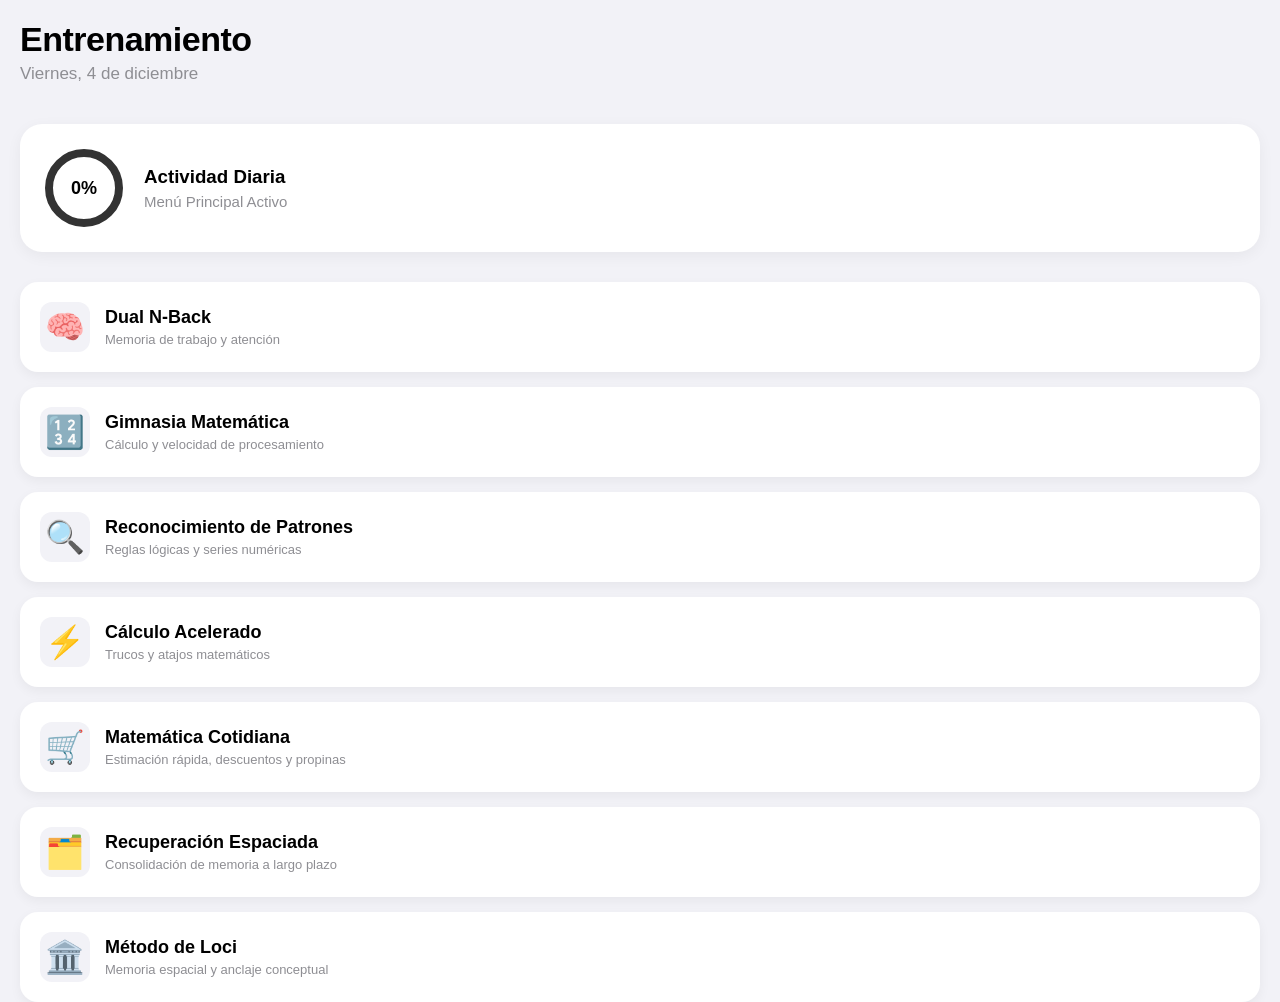
<file: index.html>
<!DOCTYPE html>
<html lang="es">
<head>
    <meta charset="UTF-8">
    <meta name="viewport" content="width=device-width, initial-scale=1.0, maximum-scale=1.0, user-scalable=no">
    <meta name="apple-mobile-web-app-capable" content="yes">
    <meta name="apple-mobile-web-app-status-bar-style" content="black-translucent">
    <meta name="apple-mobile-web-app-title" content="BrainApp">
    
    <link rel="apple-touch-icon" href="./assets/icons/icon-192x192.png">
    <link rel="manifest" href="./manifest.json">
    
    <title>Menú de Entrenamiento</title>
    
    <style>
        :root {
            --bg-color: #f2f2f7;
            --card-bg: #ffffff;
            --text-main: #000000;
            --text-sec: #8e8e93;
            --accent: #34c759;
        }
        @media (prefers-color-scheme: dark) {
            :root {
                --bg-color: #000000;
                --card-bg: #1c1c1e;
                --text-main: #ffffff;
                --text-sec: #8e8e93;
                --accent: #32d74b;
            }
        }
        * {
            box-sizing: border-box; margin: 0; padding: 0;
            font-family: -apple-system, BlinkMacSystemFont, "Segoe UI", Roboto, sans-serif;
            touch-action: manipulation; -webkit-user-select: none; user-select: none;
            -webkit-tap-highlight-color: transparent;
        }
        body {
            background-color: var(--bg-color); color: var(--text-main);
            padding: env(safe-area-inset-top) 20px env(safe-area-inset-bottom);
            height: 100vh; display: flex; flex-direction: column;
        }
        .header { padding: 20px 0; }
        .header h1 { font-size: 34px; font-weight: 700; letter-spacing: -0.5px; }
        .header p { color: var(--text-sec); font-size: 17px; margin-top: 5px; }
        
        .dashboard-card {
            background: var(--card-bg); border-radius: 22px; padding: 24px;
            margin-top: 20px; display: flex; align-items: center;
            box-shadow: 0 4px 15px rgba(0,0,0,0.05);
        }
        
        /* Anillo de Actividad */
        .ring-container { position: relative; width: 80px; height: 80px; margin-right: 20px; }
        .ring-svg { transform: rotate(-90deg); width: 80px; height: 80px; }
        .ring-bg { fill: none; stroke: #333333; stroke-width: 8; }
        .ring-progress {
            fill: none; stroke: var(--accent); stroke-width: 8; stroke-linecap: round;
            stroke-dasharray: 220; stroke-dashoffset: 220;
            transition: stroke-dashoffset 1s ease-out;
        }
        .ring-text {
            position: absolute; top: 0; left: 0; right: 0; bottom: 0;
            display: flex; justify-content: center; align-items: center;
            font-weight: 700; font-size: 18px;
        }
        
        /* Botones de Módulos */
        .modules-grid { display: grid; grid-template-columns: 1fr; gap: 15px; margin-top: 30px; }
        .module-btn {
            background: var(--card-bg); border: none; border-radius: 18px; padding: 20px;
            display: flex; align-items: center; font-size: 18px; font-weight: 600;
            color: var(--text-main); box-shadow: 0 4px 12px rgba(0,0,0,0.05);
            text-align: left; cursor: pointer; transition: transform 0.1s;
        }
        .module-btn:active { transform: scale(0.96); }
        .module-icon {
            font-size: 32px; margin-right: 15px; background: var(--bg-color);
            width: 50px; height: 50px; display: flex; align-items: center;
            justify-content: center; border-radius: 12px;
        }
    </style>
</head>
<body>
    <div class="header">
        <h1>Entrenamiento</h1>
        <p id="date-display">Cargando fecha...</p>
    </div>

    <!-- Tarjeta del anillo de progreso -->
    <div class="dashboard-card">
        <div class="ring-container">
            <svg class="ring-svg">
                <circle class="ring-bg" cx="40" cy="40" r="35"></circle>
                <circle class="ring-progress" id="progress-circle" cx="40" cy="40" r="35"></circle>
            </svg>
            <div class="ring-text" id="ring-value">0%</div>
        </div>
        <div>
            <h3 style="margin-bottom: 5px;">Actividad Diaria</h3>
            <p style="color: var(--text-sec); font-size: 15px;">Menú Principal Activo</p>
        </div>
    </div>

    <div class="modules-grid">
        <!-- Dual N-Back -->
        <button class="module-btn" onclick="window.location.href='./modules/dual-n-back/index.html'">
            <div class="module-icon">🧠</div>
            <div>
                <div>Dual N-Back</div>
                <div style="font-size: 13px; color: var(--text-sec); margin-top: 4px; font-weight: normal;">Memoria de trabajo y atención</div>
            </div>
        </button>

        <!-- Gimnasia Matemática -->
        <button class="module-btn" onclick="window.location.href='./modules/math-gym/index.html'">
            <div class="module-icon">🔢</div>
            <div>
                <div>Gimnasia Matemática</div>
                <div style="font-size: 13px; color: var(--text-sec); margin-top: 4px; font-weight: normal;">Cálculo y velocidad de procesamiento</div>
            </div>
        </button>

        <button class="module-btn" onclick="window.location.href='./modules/patterns/index.html'">
            <div class="module-icon">🔍</div>
            <div>
                <div>Reconocimiento de Patrones</div>
                <div style="font-size: 13px; color: var(--text-sec); margin-top: 4px; font-weight: normal;">Reglas lógicas y series numéricas</div>
            </div>
        </button>

        <button class="module-btn" onclick="window.location.href='./modules/fast-math/index.html'">
            <div class="module-icon">⚡</div>
            <div>
                <div>Cálculo Acelerado</div>
                <div style="font-size: 13px; color: var(--text-sec); margin-top: 4px; font-weight: normal;">Trucos y atajos matemáticos</div>
            </div>
        </button>

        <button class="module-btn" onclick="window.location.href='./modules/everyday-math/index.html'">
            <div class="module-icon">🛒</div>
            <div>
                <div>Matemática Cotidiana</div>
                <div style="font-size: 13px; color: var(--text-sec); margin-top: 4px; font-weight: normal;">Estimación rápida, descuentos y propinas</div>
            </div>
        </button>

        <button class="module-btn" onclick="window.location.href='./modules/spaced-retrieval/index.html'">
            <div class="module-icon">🗂️</div>
            <div>
                <div>Recuperación Espaciada</div>
                <div style="font-size: 13px; color: var(--text-sec); margin-top: 4px; font-weight: normal;">Consolidación de memoria a largo plazo</div>
            </div>
        </button>

        <!-- Palacio de la Memoria -->
        <button class="module-btn" onclick="window.location.href='./modules/loci/index.html'">
            <div class="module-icon">🏛️</div>
            <div>
                <div>Método de Loci</div>
                <div style="font-size: 13px; color: var(--text-sec); margin-top: 4px; font-weight: normal;">Memoria espacial y anclaje conceptual</div>
            </div>
        </button>
    </div>

    <!-- Script del Menú y el Anillo -->
    <script>
        document.addEventListener('DOMContentLoaded', () => {
            // 1. Fecha actual
            const options = { weekday: 'long', month: 'long', day: 'numeric' };
            const dateStr = new Date().toLocaleDateString('es-ES', options);
            document.getElementById('date-display').innerText = dateStr.charAt(0).toUpperCase() + dateStr.slice(1);

            // 2. Leer progreso y animar el anillo (Objetivo: 3 sesiones = 100%)
            setTimeout(() => {
                const circle = document.getElementById('progress-circle');
                const ringText = document.getElementById('ring-value');
                
                const today = new Date().toDateString();
                const activity = JSON.parse(localStorage.getItem('brainActivity')) || {};
                const sessionsPlayed = activity.date === today ? (activity.sessions || 0) : 0;

                const targetPercent = Math.min(Math.round((sessionsPlayed / 3) * 100), 100);
                const offset = 220 - (220 * targetPercent) / 100;
                circle.style.strokeDashoffset = offset;

                if (targetPercent === 0) {
                    ringText.innerText = '0%';
                    return;
                }

                let current = 0;
                const interval = setInterval(() => {
                    if (current >= targetPercent) {
                        clearInterval(interval);
                    } else {
                        current++;
                        ringText.innerText = current + '%';
                    }
                }, 20); // Velocidad de la animación del número
            }, 300);
        });
    </script>
</body>
</html>
</file>
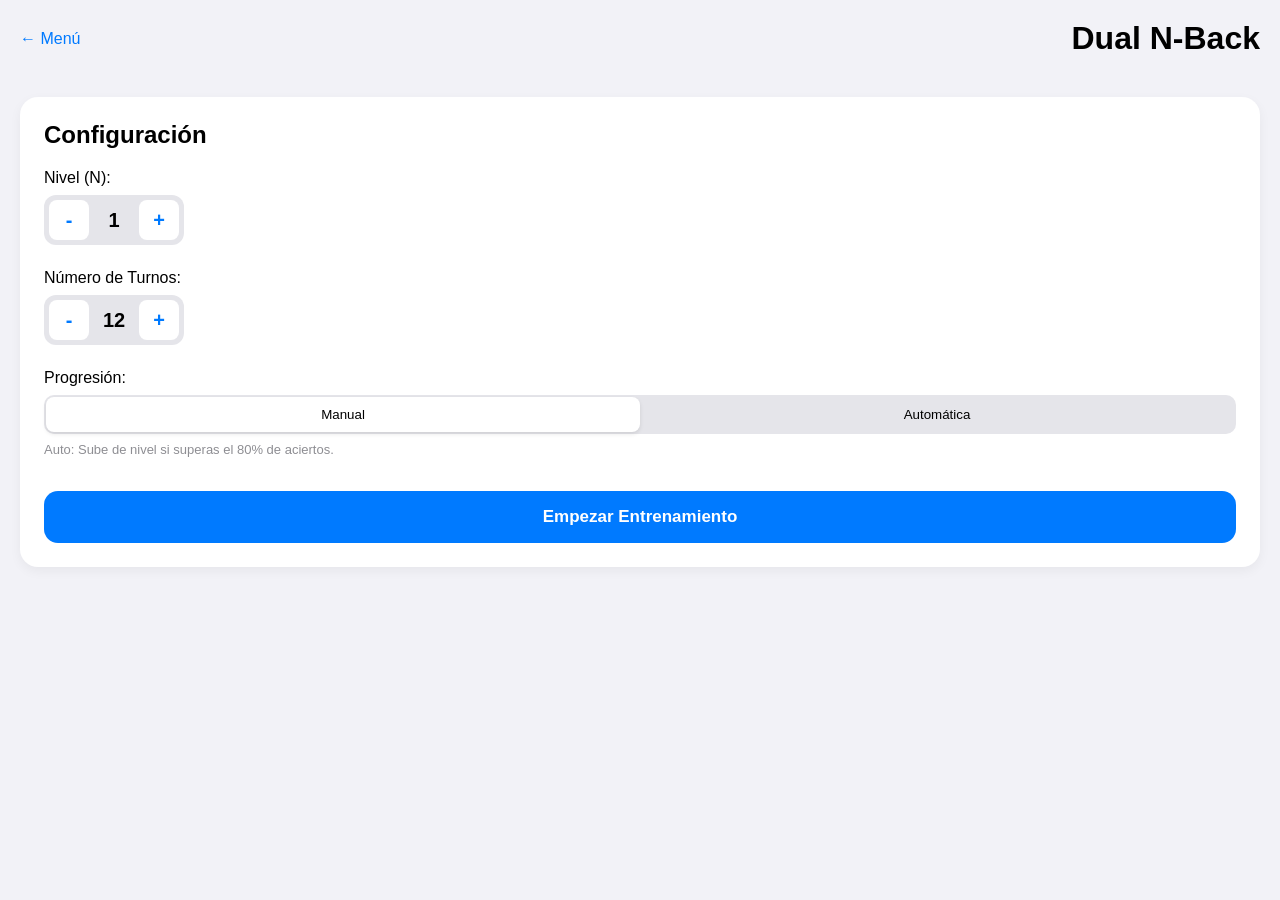
<file: modules/dual-n-back/index.html>
<!DOCTYPE html>
<html lang="es">
<head>
    <meta charset="UTF-8">
    <meta name="viewport" content="width=device-width, initial-scale=1.0, maximum-scale=1.0, user-scalable=no">
    <meta name="apple-mobile-web-app-capable" content="yes">
    <meta name="apple-mobile-web-app-status-bar-style" content="black-translucent">
    <title>Dual N-Back</title>
    <link rel="stylesheet" href="style.css">
</head>
<body>
    <!-- Pantalla de Configuración -->
    <div id="setup-screen" class="screen active">
        <div class="header">
            <button class="back-btn" onclick="window.location.href='../../index.html'">← Menú</button>
            <h1>Dual N-Back</h1>
        </div>
            
            <div class="card">
            <h2>Configuración</h2>
            
            <div class="form-group">
                <label>Nivel (N):</label>
                <div class="stepper">
                    <button id="btn-dec-n">-</button>
                    <span id="n-value">1</span>
                    <button id="btn-inc-n">+</button>
                </div>
            </div>

            <!-- NUEVO SELECTOR DE TURNOS -->
            <div class="form-group">
                <label>Número de Turnos:</label>
                <div class="stepper">
                    <button id="btn-dec-turns">-</button>
                    <span id="turns-value">12</span>
                    <button id="btn-inc-turns">+</button>
                </div>
            </div>

            <div class="form-group">
                <label>Progresión:</label>
                <div class="segmented-control">
                    <button class="seg-btn active" data-mode="manual">Manual</button>
                    <button class="seg-btn" data-mode="auto">Automática</button>
                </div>
                <p class="hint">Auto: Sube de nivel si superas el 80% de aciertos.</p>
            </div>
            
            <button id="btn-start" class="primary-btn">Empezar Entrenamiento</button>
        </div>
    </div>

    <!-- Pantalla de Juego -->
    <div id="game-screen" class="screen">
        <div class="game-header">
            <!-- Nuevo botón de cerrar -->
            <button id="btn-close-game" class="back-btn" style="font-size: 24px; font-weight: bold; padding: 0 10px;">✕</button>
            <span id="game-n-indicator">N = 2</span>
            <span id="game-turn-indicator">Turno 1 / 12</span>
        </div>

        <div class="grid-container">
            <div class="grid" id="grid">
                <!-- Generado por JS -->
                <div class="cell" id="cell-0"></div><div class="cell" id="cell-1"></div><div class="cell" id="cell-2"></div>
                <div class="cell" id="cell-3"></div><div class="cell" id="cell-4"></div><div class="cell" id="cell-5"></div>
                <div class="cell" id="cell-6"></div><div class="cell" id="cell-7"></div><div class="cell" id="cell-8"></div>
            </div>
        </div>

        <div class="controls">
            <button id="btn-pos" class="action-btn">
                <span class="icon">📍</span>
                <span>Posición</span>
            </button>
            <button id="btn-audio" class="action-btn">
                <span class="icon">🔊</span>
                <span>Audio</span>
            </button>
        </div>
    </div>

<!-- Pantalla de Resultados -->
    <div id="result-screen" class="screen">
        <div class="card" style="display: flex; flex-direction: column; height: 100%;">
            <h2>Resultados</h2>
            
            <div class="stats">
                <div class="stat-box">
                    <span class="stat-label">Posición</span>
                    <span id="score-pos" class="stat-value" style="font-size: 18px;">-</span>
                </div>
                <div class="stat-box">
                    <span class="stat-label">Audio</span>
                    <span id="score-audio" class="stat-value" style="font-size: 18px;">-</span>
                </div>
            </div>
            
            <p id="result-message" class="result-msg"></p>
            
            <!-- NUEVO: Contenedor para el historial de la secuencia -->
            <div id="sequence-log" style="flex: 1; overflow-y: auto; background: var(--cell-bg); border-radius: 12px; padding: 15px; margin-bottom: 20px; font-size: 13px; text-align: left; font-family: monospace;">
                <!-- Se rellena con JS -->
            </div>
            
            <button id="btn-play-again" class="primary-btn">Jugar de nuevo</button>
            <button class="secondary-btn" onclick="window.location.href='../../index.html'">Volver al Menú</button>
        </div>
    </div>

    <script src="game.js"></script>
</body>
</html>
</file>
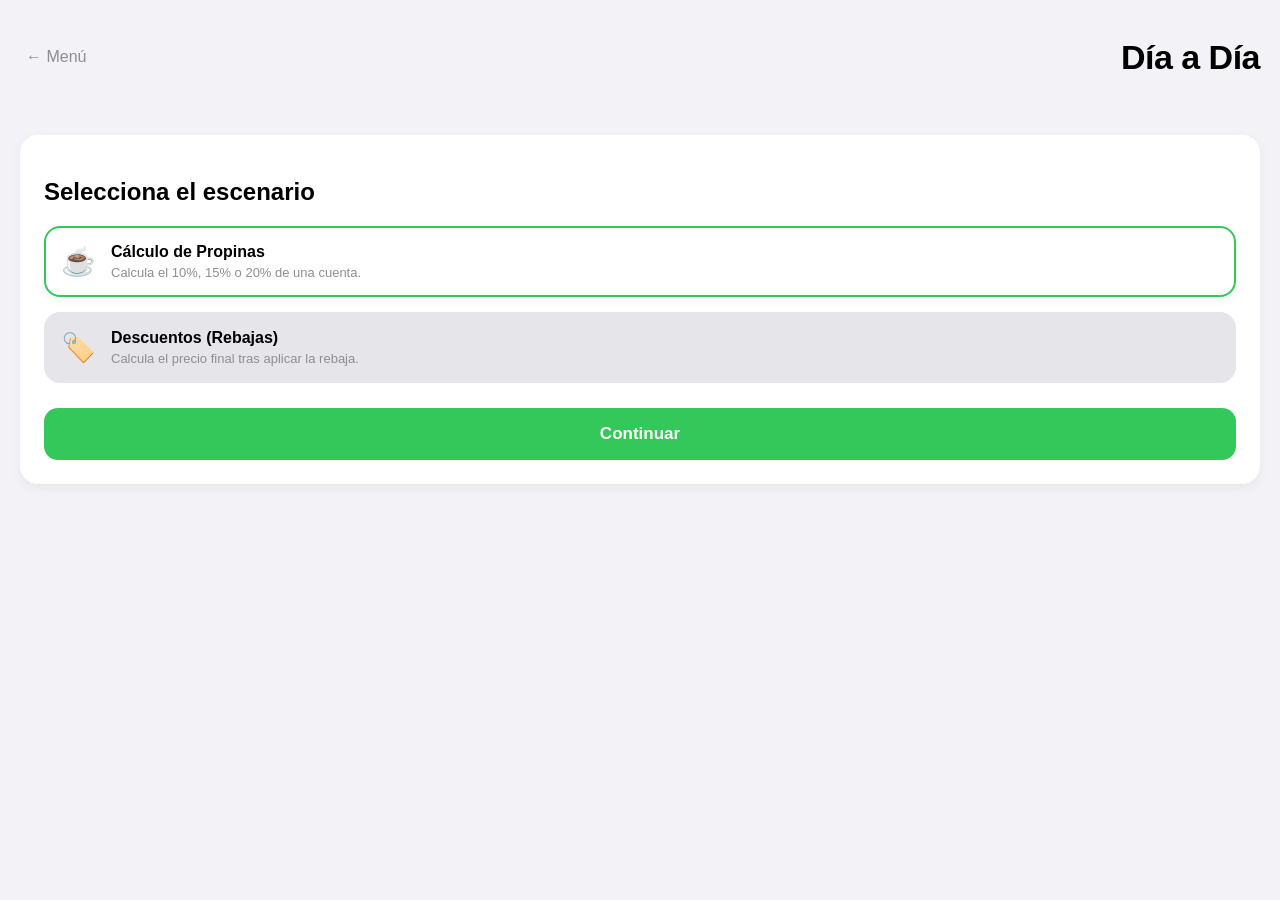
<file: modules/everyday-math/index.html>
<!DOCTYPE html>
<html lang="es">
<head>
    <meta charset="UTF-8">
    <meta name="viewport" content="width=device-width, initial-scale=1.0, maximum-scale=1.0, user-scalable=no">
    <meta name="apple-mobile-web-app-capable" content="yes">
    <meta name="apple-mobile-web-app-status-bar-style" content="black-translucent">
    <title>Matemática Cotidiana</title>
    <link rel="stylesheet" href="style.css?v=1">
</head>
<body>
<!-- Pantalla de Configuración -->
    <div id="setup-screen" class="screen active">
        <div class="header">
            <button class="back-btn" onclick="window.location.href='../../index.html'">← Menú</button>
            <h1>Día a Día</h1>
        </div>
        
        <div class="card">
            <h2>Selecciona el escenario</h2>
            <div class="modules-grid">
                <button class="module-btn" data-mode="tips">
                    <div class="module-icon">☕</div>
                    <div>
                        <div>Cálculo de Propinas</div>
                        <div class="hint">Calcula el 10%, 15% o 20% de una cuenta.</div>
                    </div>
                </button>
                <button class="module-btn" data-mode="discounts">
                    <div class="module-icon">🏷️</div>
                    <div>
                        <div>Descuentos (Rebajas)</div>
                        <div class="hint">Calcula el precio final tras aplicar la rebaja.</div>
                    </div>
                </button>
            </div>
            <!-- El botón ahora se llama "Continuar" para ir a la teoría -->
            <button id="btn-to-theory" class="primary-btn" style="margin-top: 25px;">Continuar</button>
        </div>
    </div>

    <!-- NUEVA: Pantalla de Teoría -->
    <div id="theory-screen" class="screen">
        <div class="card" style="flex: 1; display: flex; flex-direction: column; justify-content: center;">
            <h2 id="theory-title" style="color: var(--accent); text-align: center;">Título</h2>
            
            <div id="theory-desc" style="font-size: 16px; line-height: 1.5; margin-bottom: 20px;">
                <!-- Rellenado por JS -->
            </div>
            
            <button id="btn-start" class="primary-btn">Empezar Reto (1 Min)</button>
            <button class="secondary-btn" id="btn-back-setup">Volver a Escenarios</button>
        </div>
    </div>

    <!-- Pantalla de Juego -->
    <div id="game-screen" class="screen">
        <div class="game-header">
            <button id="btn-close-game" class="back-btn" style="font-size: 24px; font-weight: bold; padding: 0 10px;">✕</button>
            <span id="score-indicator" style="font-weight: bold; color: var(--accent);">Racha: 0</span>
            <span id="time-indicator">01:00</span>
        </div>

        <div class="problem-container">
            <div id="scenario-context" style="font-size: 24px; color: var(--text-sec); margin-bottom: 10px;">Cuenta: 40€</div>
            <div id="math-problem">Propina del 15%</div>
            <div id="user-input">_</div>
        </div>

        <div class="keypad">
            <button class="key" data-val="1">1</button>
            <button class="key" data-val="2">2</button>
            <button class="key" data-val="3">3</button>
            <button class="key" data-val="4">4</button>
            <button class="key" data-val="5">5</button>
            <button class="key" data-val="6">6</button>
            <button class="key" data-val="7">7</button>
            <button class="key" data-val="8">8</button>
            <button class="key" data-val="9">9</button>
            <button class="key action-key" id="key-del">⌫</button>
            <button class="key" data-val="0">0</button>
            <button class="key action-key enter-key" id="key-enter">↵</button>
        </div>
    </div>

    <!-- Pantalla de Resultados -->
    <div id="result-screen" class="screen">
        <div class="card">
            <h2>Resultados</h2>
            <div class="stats">
                <div class="stat-box">
                    <span class="stat-label">Aciertos</span>
                    <span id="res-correct" class="stat-value" style="color: #34c759;">0</span>
                </div>
                <div class="stat-box">
                    <span class="stat-label">Fallos</span>
                    <span id="res-wrong" class="stat-value" style="color: #ff3b30;">0</span>
                </div>
            </div>
            <p id="result-message" class="result-msg" style="margin-top: 20px; font-size: 16px;"></p>
            <button id="btn-play-again" class="primary-btn">Entrenar de nuevo</button>
            <button class="secondary-btn" onclick="window.location.href='../../index.html'">Volver al Menú</button>
        </div>
    </div>

    <script src="game.js?v=2"></script>
</body>
</html>
</file>
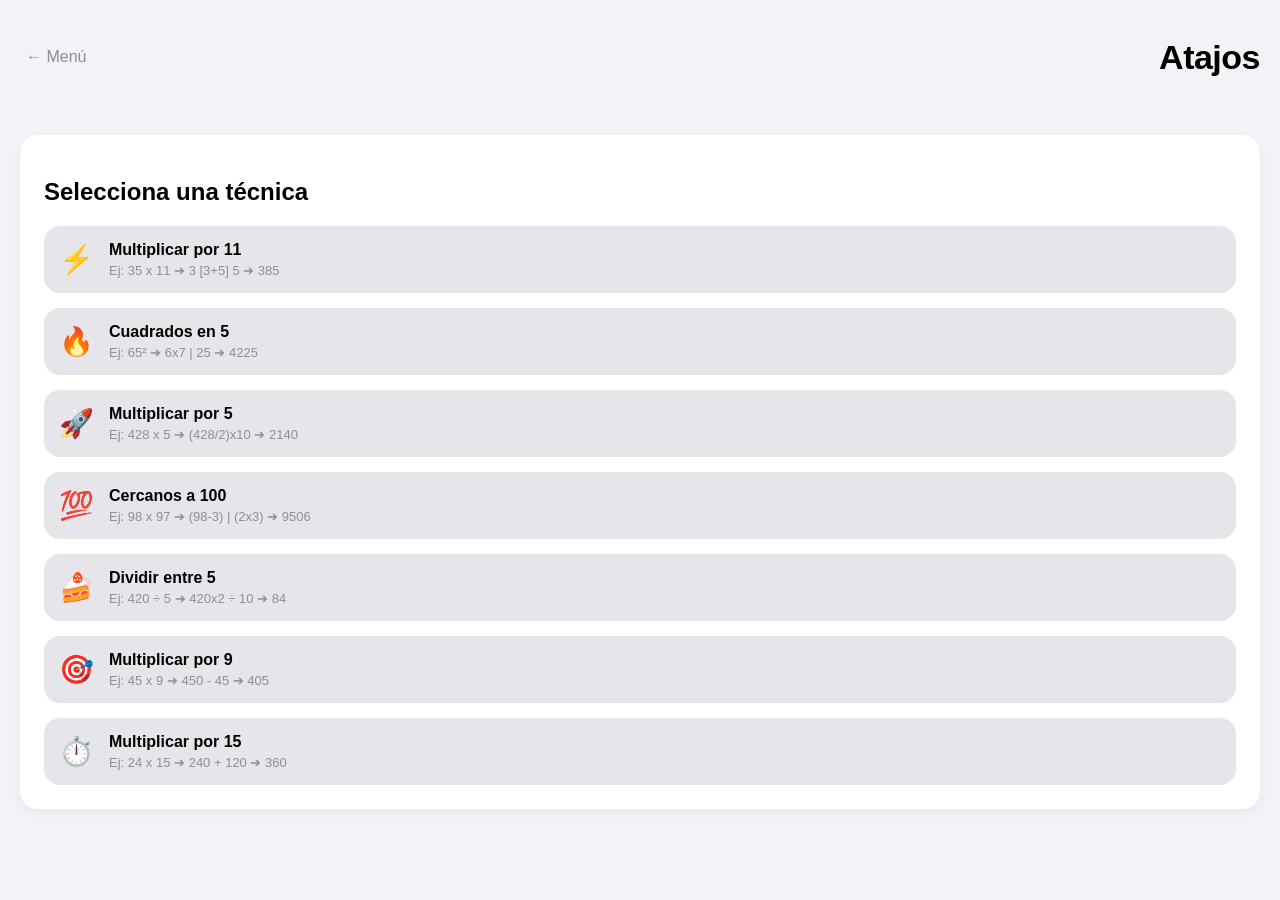
<file: modules/fast-math/index.html>
<!DOCTYPE html>
<html lang="es">
<head>
    <meta charset="UTF-8">
    <meta name="viewport" content="width=device-width, initial-scale=1.0, maximum-scale=1.0, user-scalable=no">
    <meta name="apple-mobile-web-app-capable" content="yes">
    <meta name="apple-mobile-web-app-status-bar-style" content="black-translucent">
    <title>Cálculo Acelerado</title>
    <link rel="stylesheet" href="style.css?v=1">
</head>
<body>
    <!-- Pantalla 1: Selección de Truco -->
    <div id="setup-screen" class="screen active">
        <div class="header">
            <button class="back-btn" onclick="window.location.href='../../index.html'">← Menú</button>
            <h1>Atajos</h1>
        </div>
        
        <div class="card">
            <h2>Selecciona una técnica</h2>
            <div class="modules-grid">
                <button class="module-btn" data-trick="11">
                    <div class="module-icon">⚡</div>
                    <div>
                        <div>Multiplicar por 11</div>
                        <div class="hint">Ej: 35 x 11 ➔ 3 [3+5] 5 ➔ 385</div>
                    </div>
                </button>
                <button class="module-btn" data-trick="sq5">
                    <div class="module-icon">🔥</div>
                    <div>
                        <div>Cuadrados en 5</div>
                        <div class="hint">Ej: 65² ➔ 6x7 | 25 ➔ 4225</div>
                    </div>
                </button>
                <button class="module-btn" data-trick="mul5">
                    <div class="module-icon">🚀</div>
                    <div>
                        <div>Multiplicar por 5</div>
                        <div class="hint">Ej: 428 x 5 ➔ (428/2)x10 ➔ 2140</div>
                    </div>
                </button>
                <button class="module-btn" data-trick="near100">
                    <div class="module-icon">💯</div>
                    <div>
                        <div>Cercanos a 100</div>
                        <div class="hint">Ej: 98 x 97 ➔ (98-3) | (2x3) ➔ 9506</div>
                    </div>
                </button>
                <button class="module-btn" data-trick="div5">
                    <div class="module-icon">🍰</div>
                    <div>
                        <div>Dividir entre 5</div>
                        <div class="hint">Ej: 420 ÷ 5 ➔ 420x2 ÷ 10 ➔ 84</div>
                    </div>
                </button>
                <button class="module-btn" data-trick="mul9">
                    <div class="module-icon">🎯</div>
                    <div>
                        <div>Multiplicar por 9</div>
                        <div class="hint">Ej: 45 x 9 ➔ 450 - 45 ➔ 405</div>
                    </div>
                </button>
                <button class="module-btn" data-trick="mul15">
                    <div class="module-icon">⏱️</div>
                    <div>
                        <div>Multiplicar por 15</div>
                        <div class="hint">Ej: 24 x 15 ➔ 240 + 120 ➔ 360</div>
                    </div>
                </button>
            </div>
        </div>
    </div>

    <!-- Pantalla 2: Teoría -->
    <div id="theory-screen" class="screen">
        <div class="card" style="flex: 1; display: flex; flex-direction: column; justify-content: center;">
            <h2 id="theory-title" style="color: var(--accent); text-align: center;">Título</h2>
            <p id="theory-desc" style="font-size: 18px; line-height: 1.5; margin-bottom: 20px;">
                Descripción
            </p>
            <div id="theory-example" style="background: var(--cell-bg); padding: 15px; border-radius: 12px; text-align: center; font-size: 24px; font-weight: bold; margin-bottom: 30px;">
                Ejemplo
            </div>
            <button id="btn-start-drill" class="primary-btn">Comenzar Ráfaga (1 Minuto)</button>
        </div>
    </div>

    <!-- Pantalla 3: Juego (Teclado iOS) -->
    <div id="game-screen" class="screen">
        <div class="game-header">
            <button id="btn-close-game" class="back-btn" style="font-size: 24px; font-weight: bold; padding: 0 10px;">✕</button>
            <span id="score-indicator" style="font-weight: bold; color: var(--accent);">Racha: 0</span>
            <span id="time-indicator">01:00</span>
        </div>

        <div class="problem-container">
            <div id="math-problem">42 × 11</div>
            <div id="user-input">_</div>
        </div>

        <div class="keypad">
            <button class="key" data-val="1">1</button>
            <button class="key" data-val="2">2</button>
            <button class="key" data-val="3">3</button>
            <button class="key" data-val="4">4</button>
            <button class="key" data-val="5">5</button>
            <button class="key" data-val="6">6</button>
            <button class="key" data-val="7">7</button>
            <button class="key" data-val="8">8</button>
            <button class="key" data-val="9">9</button>
            <button class="key action-key" id="key-del">⌫</button>
            <button class="key" data-val="0">0</button>
            <button class="key action-key enter-key" id="key-enter">↵</button>
        </div>
    </div>

    <!-- Pantalla 4: Resultados -->
    <div id="result-screen" class="screen">
        <div class="card">
            <h2>Resultados del Truco</h2>
            <div class="stats">
                <div class="stat-box">
                    <span class="stat-label">Aciertos Rápidos</span>
                    <span id="res-correct" class="stat-value" style="color: #34c759;">0</span>
                </div>
                <div class="stat-box">
                    <span class="stat-label">Fallos</span>
                    <span id="res-wrong" class="stat-value" style="color: #ff3b30;">0</span>
                </div>
            </div>
            <p id="result-message" class="result-msg" style="margin-top: 20px; font-size: 16px;"></p>
            <button id="btn-play-again" class="primary-btn">Entrenar de nuevo</button>
            <button class="secondary-btn" onclick="window.location.href='../../index.html'">Volver al Menú</button>
        </div>
    </div>

    <script src="game.js?v=1"></script>
</body>
</html>
</file>
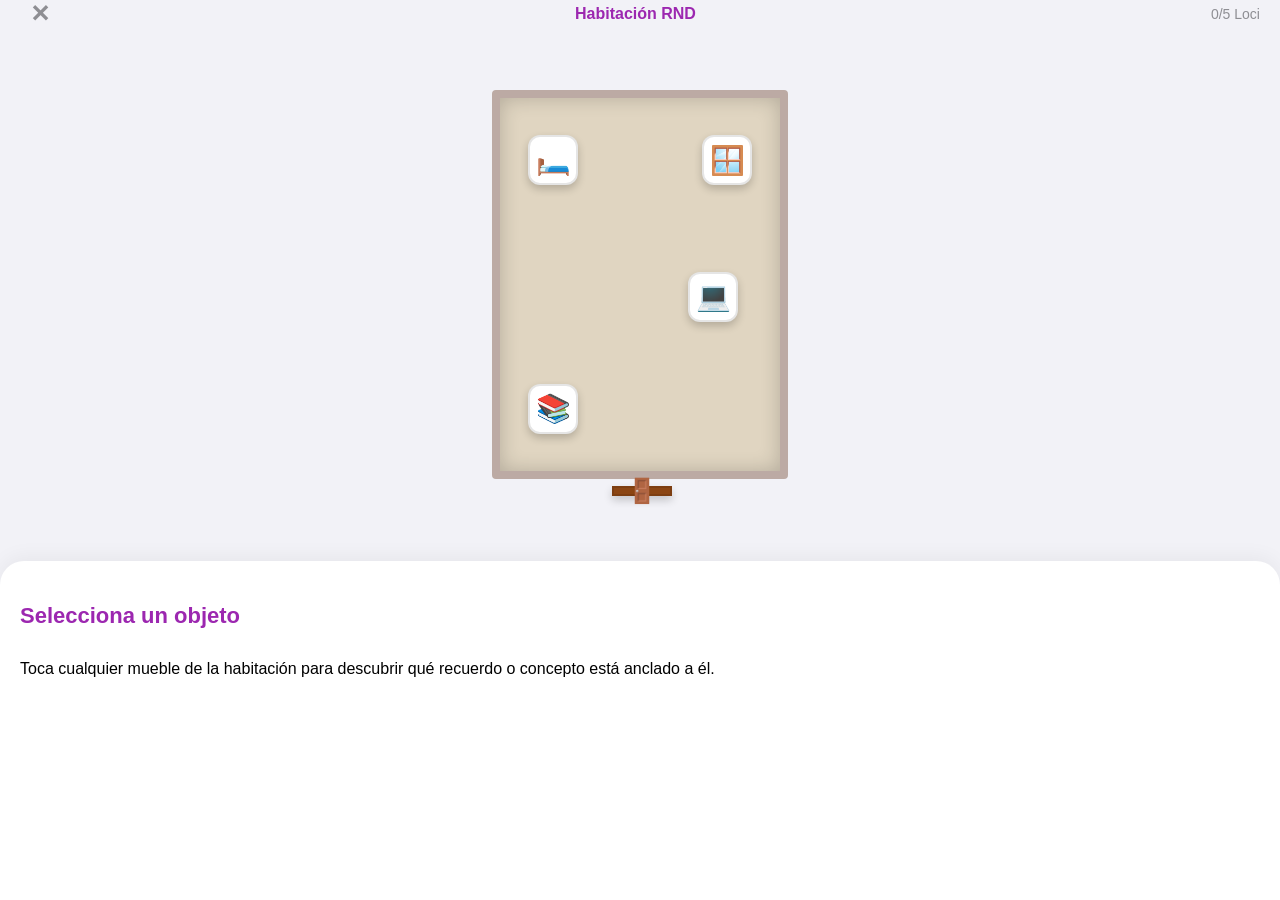
<file: modules/loci/index.html>
<!DOCTYPE html>
<html lang="es">
<head>
    <meta charset="UTF-8">
    <meta name="viewport" content="width=device-width, initial-scale=1.0, maximum-scale=1.0, user-scalable=no">
    <meta name="apple-mobile-web-app-capable" content="yes">
    <meta name="apple-mobile-web-app-status-bar-style" content="black-translucent">
    <title>Palacio de la Memoria</title>
    <!-- Usamos ?v=1 para evitar la caché desde el principio -->
    <link rel="stylesheet" href="style.css?v=4">
</head>
<body>
    <div class="game-header">
        <button id="btn-close" class="back-btn" style="font-size: 24px; font-weight: bold; padding: 0 10px;">✕</button>
        <span style="font-weight: bold; color: var(--accent);">Habitación RND</span>
        <span id="visited-counter" style="font-size: 14px; color: var(--text-sec);">0/5 Loci</span>
    </div>

    <!-- Habitación Virtual 2D -->
    <div class="room-wrapper">
        <div class="room">
            <!-- Los 5 puntos de anclaje espaciales -->
            <button class="locus" id="locus-bed" style="top: 10%; left: 10%;">🛏️</button>
            <button class="locus" id="locus-window" style="top: 10%; right: 10%;">🪟</button>
            <button class="locus" id="locus-bookshelf" style="bottom: 10%; left: 10%;">📚</button>
            <button class="locus" id="locus-desk" style="bottom: 40%; right: 15%;">💻</button>
            <button class="locus" id="locus-door" style="bottom: -25px; left: 40%; width: 60px; height: 10px; font-size:24px; background: #8B4513; border-radius: 0;">🚪</button>
        </div>
    </div>

    <!-- Panel de Información (Donde aparece el concepto anclado) -->
    <div class="info-panel" id="info-panel">
        <h2 id="info-title">Selecciona un objeto</h2>
        <p id="info-desc">Toca cualquier mueble de la habitación para descubrir qué recuerdo o concepto está anclado a él.</p>
        <button id="btn-complete" class="primary-btn" style="display: none; margin-top: 20px;">Terminar Paseo Mental</button>
    </div>

    <script src="game.js?v=1"></script>
</body>
</html>
</file>
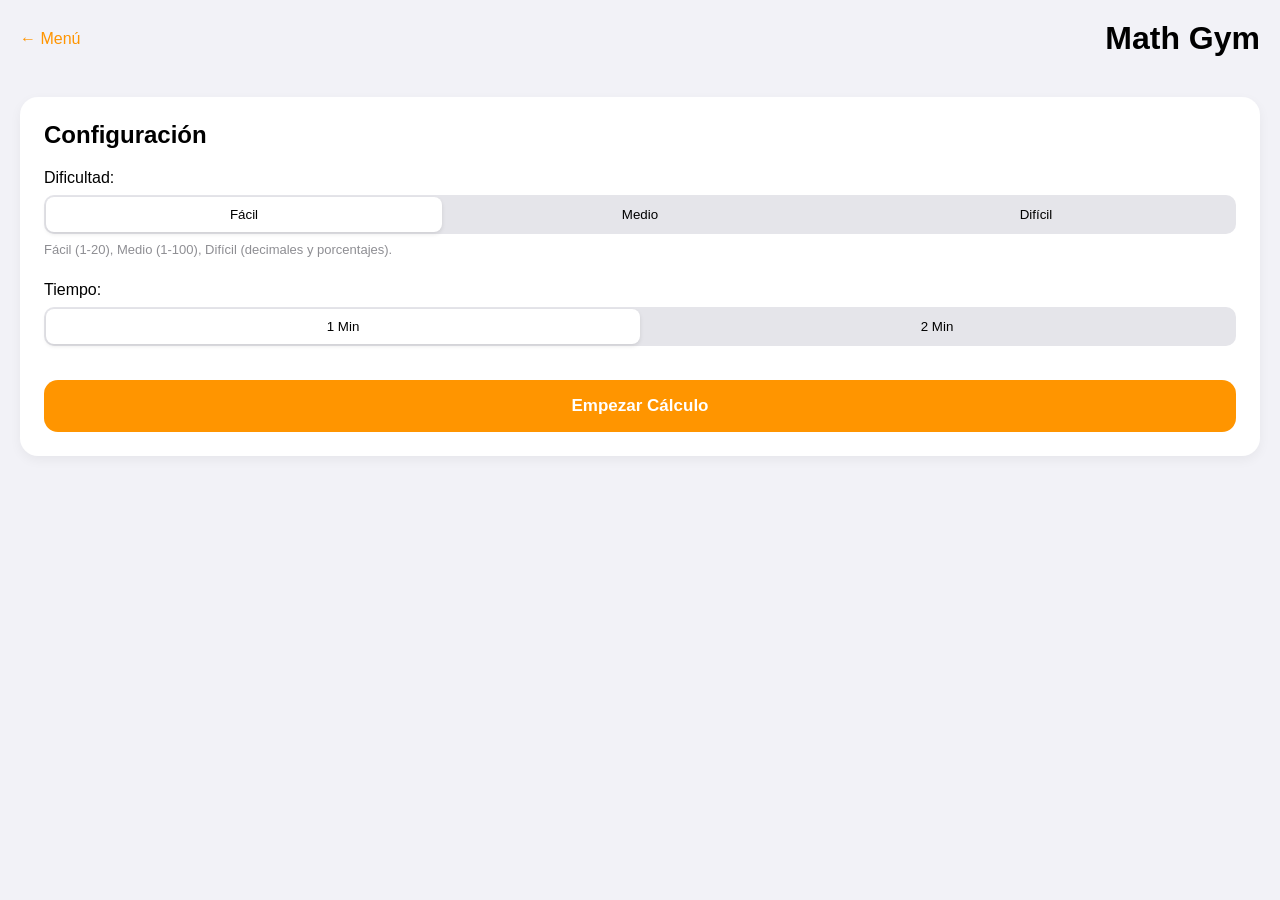
<file: modules/math-gym/index.html>
<!DOCTYPE html>
<html lang="es">
<head>
    <meta charset="UTF-8">
    <meta name="viewport" content="width=device-width, initial-scale=1.0, maximum-scale=1.0, user-scalable=no">
    <meta name="apple-mobile-web-app-capable" content="yes">
    <meta name="apple-mobile-web-app-status-bar-style" content="black-translucent">
    <title>Gimnasia Matemática</title>
    <link rel="stylesheet" href="style.css?v=2">
</head>
<body>
    <!-- Pantalla de Configuración -->
    <div id="setup-screen" class="screen active">
        <div class="header">
            <button class="back-btn" onclick="window.location.href='../../index.html'">← Menú</button>
            <h1>Math Gym</h1>
        </div>
        
        <div class="card">
            <h2>Configuración</h2>
            
            <div class="form-group">
                <label>Dificultad:</label>
                <div class="segmented-control">
                    <button class="seg-btn active" data-diff="easy">Fácil</button>
                    <button class="seg-btn" data-diff="medium">Medio</button>
                    <button class="seg-btn" data-diff="hard">Difícil</button>
                </div>
                <p class="hint">Fácil (1-20), Medio (1-100), Difícil (decimales y porcentajes).</p>
            </div>

            <div class="form-group">
                <label>Tiempo:</label>
                <div class="segmented-control" id="time-control">
                    <button class="seg-btn active" data-time="60">1 Min</button>
                    <button class="seg-btn" data-time="120">2 Min</button>
                </div>
            </div>
            
            <button id="btn-start" class="primary-btn">Empezar Cálculo</button>
        </div>
    </div>

    <!-- Pantalla de Juego -->
    <div id="game-screen" class="screen">
        <div class="game-header">
            <button id="btn-close-game" class="back-btn" style="font-size: 24px; font-weight: bold; padding: 0 10px;">✕</button>
            <span id="score-indicator" style="font-weight: bold; color: var(--accent);">Puntos: 0</span>
            <span id="time-indicator">01:00</span>
        </div>

        <!-- Zona del Problema -->
        <div class="problem-container">
            <div id="math-problem">24 + 15</div>
            <div id="user-input">_</div>
        </div>

        <!-- Teclado Numérico iOS -->
        <div class="keypad">
            <button class="key" data-val="1">1</button>
            <button class="key" data-val="2">2</button>
            <button class="key" data-val="3">3</button>
            <button class="key" data-val="4">4</button>
            <button class="key" data-val="5">5</button>
            <button class="key" data-val="6">6</button>
            <button class="key" data-val="7">7</button>
            <button class="key" data-val="8">8</button>
            <button class="key" data-val="9">9</button>
            <button class="key action-key" id="key-del">⌫</button>
            <button class="key" data-val="0">0</button>
            <button class="key action-key enter-key" id="key-enter">↵</button>
        </div>
    </div>

    <!-- Pantalla de Resultados -->
    <div id="result-screen" class="screen">
        <div class="card">
            <h2>Resultados</h2>
            
            <div class="stats">
                <div class="stat-box">
                    <span class="stat-label">Aciertos</span>
                    <span id="res-correct" class="stat-value" style="color: #34c759;">0</span>
                </div>
                <div class="stat-box">
                    <span class="stat-label">Fallos</span>
                    <span id="res-wrong" class="stat-value" style="color: #ff3b30;">0</span>
                </div>
            </div>

            <div class="stat-box" style="margin-top: 15px;">
                <span class="stat-label">Puntuación Final</span>
                <span id="res-score" class="stat-value" style="font-size: 32px; color: var(--accent);">0</span>
            </div>
            
            <p id="result-message" class="result-msg" style="margin-top: 20px;"></p>
            
            <button id="btn-play-again" class="primary-btn">Jugar de nuevo</button>
            <button class="secondary-btn" onclick="window.location.href='../../index.html'">Volver al Menú</button>
        </div>
    </div>

    <script src="game.js"></script>
</body>
</html>
</file>
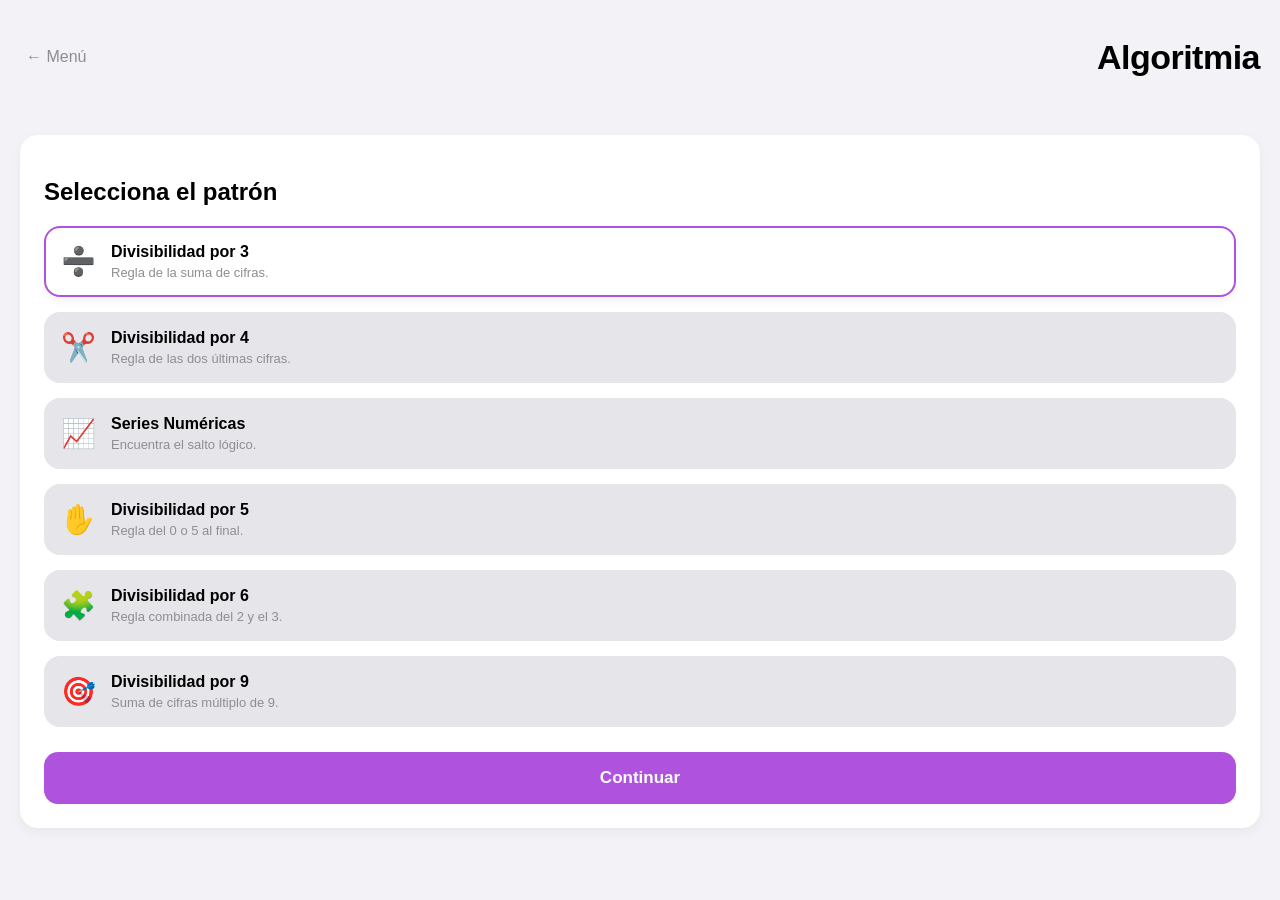
<file: modules/patterns/index.html>
<!DOCTYPE html>
<html lang="es">
<head>
    <meta charset="UTF-8">
    <meta name="viewport" content="width=device-width, initial-scale=1.0, maximum-scale=1.0, user-scalable=no">
    <meta name="apple-mobile-web-app-capable" content="yes">
    <meta name="apple-mobile-web-app-status-bar-style" content="black-translucent">
    <title>Patrones Lógicos</title>
    <link rel="stylesheet" href="style.css?v=1">
</head>
<body>
    <!-- Pantalla de Configuración -->
    <div id="setup-screen" class="screen active">
        <div class="header">
            <button class="back-btn" onclick="window.location.href='../../index.html'">← Menú</button>
            <h1>Algoritmia</h1>
        </div>
        
        <div class="card">
            <h2>Selecciona el patrón</h2>
            <div class="modules-grid">
                <button class="module-btn active" data-mode="div3">
                    <div class="module-icon">➗</div>
                    <div>
                        <div>Divisibilidad por 3</div>
                        <div class="hint">Regla de la suma de cifras.</div>
                    </div>
                </button>
                <button class="module-btn" data-mode="div4">
                    <div class="module-icon">✂️</div>
                    <div>
                        <div>Divisibilidad por 4</div>
                        <div class="hint">Regla de las dos últimas cifras.</div>
                    </div>
                </button>
                <button class="module-btn" data-mode="series">
                    <div class="module-icon">📈</div>
                    <div>
                        <div>Series Numéricas</div>
                        <div class="hint">Encuentra el salto lógico.</div>
                    </div>
                </button>
                <button class="module-btn" data-mode="div5">
                    <div class="module-icon">✋</div>
                    <div>
                        <div>Divisibilidad por 5</div>
                        <div class="hint">Regla del 0 o 5 al final.</div>
                    </div>
                </button>
                <button class="module-btn" data-mode="div6">
                    <div class="module-icon">🧩</div>
                    <div>
                        <div>Divisibilidad por 6</div>
                        <div class="hint">Regla combinada del 2 y el 3.</div>
                    </div>
                </button>
                <button class="module-btn" data-mode="div9">
                    <div class="module-icon">🎯</div>
                    <div>
                        <div>Divisibilidad por 9</div>
                        <div class="hint">Suma de cifras múltiplo de 9.</div>
                    </div>
                </button>
            </div>
            <button id="btn-to-theory" class="primary-btn" style="margin-top: 25px;">Continuar</button>
        </div>
    </div>

    <!-- Pantalla de Teoría -->
    <div id="theory-screen" class="screen">
        <div class="card" style="flex: 1; display: flex; flex-direction: column; justify-content: center;">
            <h2 id="theory-title" style="color: var(--accent); text-align: center;">Título</h2>
            <div id="theory-desc" style="font-size: 16px; line-height: 1.5; margin-bottom: 20px;"></div>
            <button id="btn-start" class="primary-btn">Empezar Reto (1 Min)</button>
            <button class="secondary-btn" id="btn-back-setup">Volver a Escenarios</button>
        </div>
    </div>

    <!-- Pantalla de Juego -->
    <div id="game-screen" class="screen">
        <div class="game-header">
            <button id="btn-close-game" class="back-btn" style="font-size: 24px; font-weight: bold; padding: 0 10px;">✕</button>
            <span id="score-indicator" style="font-weight: bold; color: var(--accent);">Racha: 0</span>
            <span id="time-indicator">01:00</span>
        </div>

        <div class="problem-container">
            <div id="math-problem">¿Es divisible?</div>
            <div id="user-input">_</div>
        </div>

        <!-- Botones de Verdad/Falso para divisibilidad -->
        <div id="controls-yesno" class="controls-binary">
            <button class="binary-btn btn-no" id="btn-no">❌ NO</button>
            <button class="binary-btn btn-yes" id="btn-yes">✅ SÍ</button>
        </div>

        <!-- Teclado para Series -->
        <div id="controls-keypad" class="keypad" style="display: none;">
            <button class="key" data-val="1">1</button>
            <button class="key" data-val="2">2</button>
            <button class="key" data-val="3">3</button>
            <button class="key" data-val="4">4</button>
            <button class="key" data-val="5">5</button>
            <button class="key" data-val="6">6</button>
            <button class="key" data-val="7">7</button>
            <button class="key" data-val="8">8</button>
            <button class="key" data-val="9">9</button>
            <button class="key action-key" id="key-del">⌫</button>
            <button class="key" data-val="0">0</button>
            <button class="key action-key enter-key" id="key-enter">↵</button>
        </div>
    </div>

    <!-- Pantalla de Resultados -->
    <div id="result-screen" class="screen">
        <div class="card">
            <h2>Resultados</h2>
            <div class="stats">
                <div class="stat-box">
                    <span class="stat-label">Aciertos</span>
                    <span id="res-correct" class="stat-value" style="color: #34c759;">0</span>
                </div>
                <div class="stat-box">
                    <span class="stat-label">Fallos</span>
                    <span id="res-wrong" class="stat-value" style="color: #ff3b30;">0</span>
                </div>
            </div>
            <p id="result-message" class="result-msg" style="margin-top: 20px; font-size: 16px;"></p>
            <button id="btn-play-again" class="primary-btn">Entrenar de nuevo</button>
            <button class="secondary-btn" onclick="window.location.href='../../index.html'">Volver al Menú</button>
        </div>
    </div>

    <script src="game.js?v=1"></script>
</body>
</html>
</file>
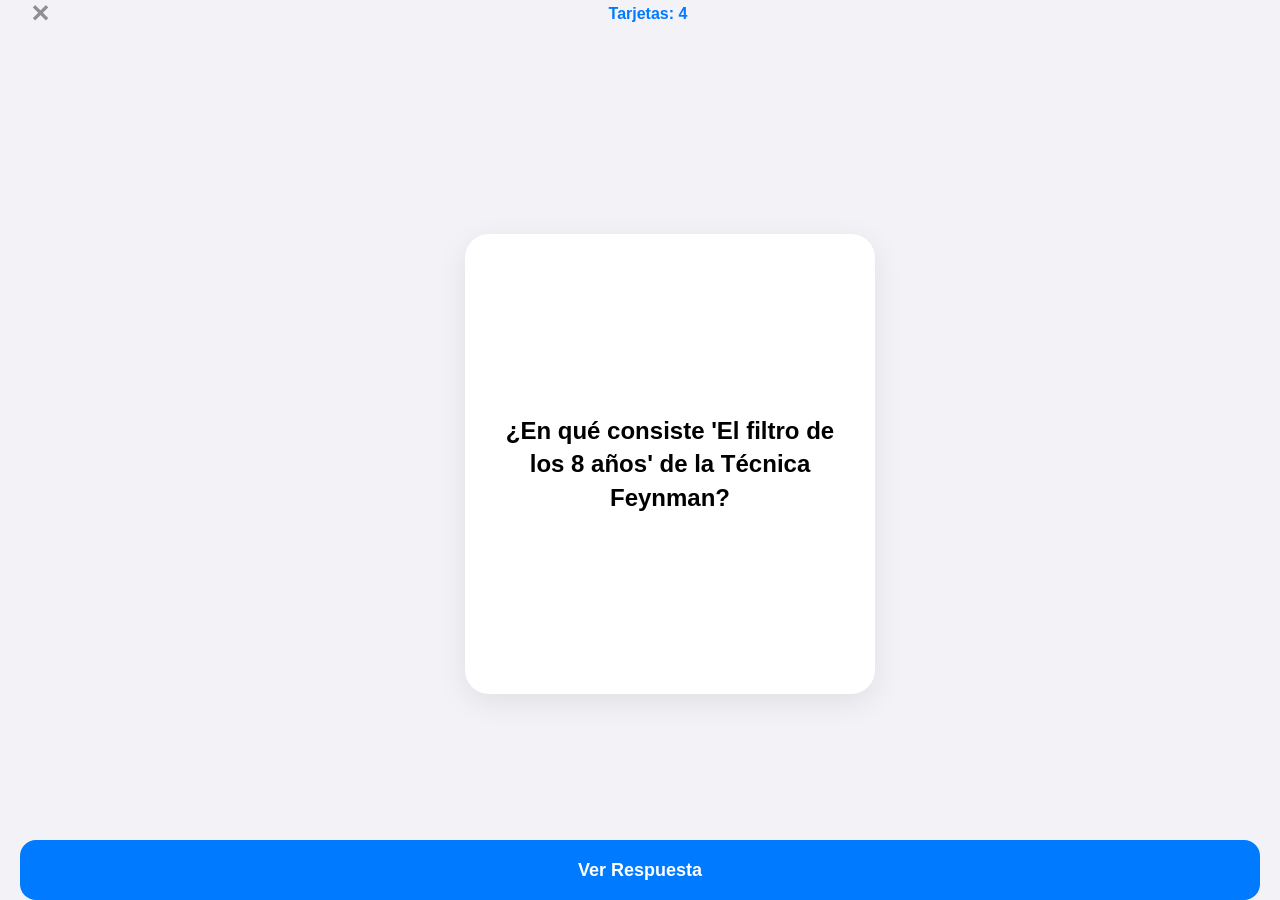
<file: modules/spaced-retrieval/index.html>
<!DOCTYPE html>
<html lang="es">
<head>
    <meta charset="UTF-8">
    <meta name="viewport" content="width=device-width, initial-scale=1.0, maximum-scale=1.0, user-scalable=no">
    <meta name="apple-mobile-web-app-capable" content="yes">
    <meta name="apple-mobile-web-app-status-bar-style" content="black-translucent">
    <title>Recuperación Espaciada</title>
    <link rel="stylesheet" href="style.css">
</head>
<body>
    <div class="game-header">
        <button id="btn-close" class="back-btn" style="font-size: 24px; font-weight: bold; padding: 0 10px;">✕</button>
        <span id="cards-counter" style="font-weight: bold; color: var(--accent);">Tarjetas: 0</span>
        <span style="width: 24px;"></span> <!-- Balance visual -->
    </div>

    <!-- Contenedor Principal (Donde ocurre la magia del giro 3D) -->
    <div class="flashcard-wrapper" id="flashcard-container">
        <div class="flashcard" id="flashcard">
            
            <!-- Cara Frontal (Pregunta) -->
            <div class="card-face card-front">
                <h2 id="card-q">Cargando...</h2>
            </div>
            
            <!-- Cara Trasera (Respuesta) -->
            <div class="card-face card-back">
                <p id="card-a">Cargando...</p>
            </div>
            
        </div>
    </div>

    <!-- Mensaje de fin de estudio -->
    <div id="done-message" class="done-message">
        <div style="font-size: 48px; margin-bottom: 20px;">🎉</div>
        <h2>¡Estudio terminado!</h2>
        <p style="color: var(--text-sec); margin-bottom: 30px;">Tu memoria a largo plazo se está consolidando.</p>
        <button class="primary-btn" onclick="window.location.href='../../index.html'">Volver al Menú</button>
    </div>

    <!-- Controles de Evaluación -->
    <div class="controls-area">
        <button id="btn-show-answer" class="primary-btn" style="height: 60px;">Ver Respuesta</button>
        
        <div id="eval-buttons" class="eval-buttons">
            <button class="eval-btn btn-hard" data-ease="hard">
                <span class="label">Difícil</span>
                <span class="sub-label">Otra vez</span>
            </button>
            <button class="eval-btn btn-good" data-ease="good">
                <span class="label">Bien</span>
                <span class="sub-label">Mañana</span>
            </button>
            <button class="eval-btn btn-easy" data-ease="easy">
                <span class="label">Fácil</span>
                <span class="sub-label">4 días</span>
            </button>
        </div>
    </div>

    <script src="game.js"></script>
</body>
</html>
</file>
<file: modules/dual-n-back/style.css>
:root {
    --bg-color: #f2f2f7;
    --card-bg: #ffffff;
    --text-main: #000000;
    --text-sec: #8e8e93;
    --accent: #007aff;
    --cell-bg: #e5e5ea;
    --cell-active: #007aff;
    --btn-press: #005bb5;
}

@media (prefers-color-scheme: dark) {
    :root {
        --bg-color: #000000;
        --card-bg: #1c1c1e;
        --text-main: #ffffff;
        --text-sec: #8e8e93;
        --accent: #0a84ff;
        --cell-bg: #2c2c2e;
        --cell-active: #0a84ff;
        --btn-press: #006add;
    }
}

* {
    box-sizing: border-box;
    margin: 0;
    padding: 0;
    font-family: -apple-system, BlinkMacSystemFont, "Segoe UI", Roboto, Helvetica, Arial, sans-serif;
    /* Prevención estricta de gestos nativos */
    touch-action: manipulation;
    -webkit-user-select: none;
    user-select: none;
    -webkit-tap-highlight-color: transparent;
}

html, body {
    /* El anclaje absoluto para iOS */
    height: 100dvh;
    width: 100%;
    position: fixed;
    top: 0; 
    left: 0;
    overflow: hidden;
}

body {
    background-color: var(--bg-color);
    color: var(--text-main);
    display: flex;
    flex-direction: column;
}

.screen {
    display: none;
    flex: 1;
    flex-direction: column;
    padding: env(safe-area-inset-top) 20px env(safe-area-inset-bottom);
    overflow-y: auto; /* Permite desplazamiento interno si no cabe todo */
    -webkit-overflow-scrolling: touch; /* Scroll suave en iOS */
}

.screen.active {
    display: flex;
}

/* Headers & Cards */
.header, .game-header {
    display: flex;
    justify-content: space-between;
    align-items: center;
    padding: 20px 0;
}

.back-btn {
    background: none;
    border: none;
    color: var(--accent);
    font-size: 16px;
    font-weight: 500;
}

.card {
    background: var(--card-bg);
    border-radius: 18px;
    padding: 24px;
    margin-top: 20px;
    box-shadow: 0 4px 12px rgba(0,0,0,0.05);
}

h2 { margin-bottom: 20px; font-weight: 600; }

/* Controles de Configuración */
.form-group { margin-bottom: 24px; }
.form-group label { display: block; margin-bottom: 8px; font-weight: 500; }
.hint { font-size: 13px; color: var(--text-sec); margin-top: 8px; }

.stepper { display: flex; align-items: center; justify-content: space-between; background: var(--cell-bg); border-radius: 12px; padding: 5px; width: 140px;}
.stepper button { border: none; background: var(--card-bg); border-radius: 8px; width: 40px; height: 40px; font-size: 20px; font-weight: bold; color: var(--accent);}
.stepper span { font-size: 20px; font-weight: 600; }

.segmented-control { display: flex; background: var(--cell-bg); border-radius: 10px; padding: 2px;}
.seg-btn { flex: 1; border: none; background: transparent; padding: 10px; border-radius: 8px; font-weight: 500; color: var(--text-main);}
.seg-btn.active { background: var(--card-bg); box-shadow: 0 2px 4px rgba(0,0,0,0.1); }

/* Botones principales */
.primary-btn, .secondary-btn {
    width: 100%;
    padding: 16px;
    border-radius: 14px;
    font-size: 17px;
    font-weight: 600;
    border: none;
    margin-top: 10px;
}
.primary-btn { background: var(--accent); color: white; }
.primary-btn:active { background: var(--btn-press); }
.secondary-btn { background: var(--cell-bg); color: var(--text-main); }

/* Grid del Juego (Centro Superior) */
.grid-container {
    flex: 1;
    display: flex;
    justify-content: center;
    align-items: center;
    min-height: 0; /* Permite que el contenedor se encoja si es necesario */
}

.grid {
    display: grid;
    grid-template-columns: repeat(3, 1fr);
    gap: 10px;
    width: 100%;
    max-width: 320px;
    max-height: 40vh; /* Limita la altura para no empujar los botones */
    aspect-ratio: 1;
}

.controls {
    display: flex;
    gap: 15px;
    padding-bottom: 10px;
    margin-top: auto; /* Empuja los botones siempre al fondo visible */
}

.cell {
    background: var(--cell-bg);
    border-radius: 14px;
    transition: background 0.1s;
}
.cell.active { background: var(--accent); }

.action-btn {
    flex: 1;
    height: 90px;
    border-radius: 20px;
    border: none;
    background: var(--card-bg);
    display: flex;
    flex-direction: column;
    justify-content: center;
    align-items: center;
    gap: 8px;
    font-size: 16px;
    font-weight: 600;
    color: var(--text-main);
    box-shadow: 0 4px 12px rgba(0,0,0,0.08);
}
.action-btn:active {
    background: var(--cell-bg);
    transform: scale(0.96);
}
.action-btn .icon { font-size: 28px; }

/* Resultados */
.stats { display: flex; gap: 20px; margin-bottom: 20px; }
.stat-box { flex: 1; background: var(--cell-bg); padding: 15px; border-radius: 12px; text-align: center; }
.stat-label { display: block; font-size: 14px; color: var(--text-sec); margin-bottom: 5px; }
.stat-value { font-size: 24px; font-weight: bold; color: var(--accent); }
.result-msg { text-align: center; margin-bottom: 20px; font-weight: 500; }
</file>
<file: modules/everyday-math/style.css>
:root {
    --bg-color: #f2f2f7;
    --card-bg: #ffffff;
    --text-main: #000000;
    --text-sec: #8e8e93;
    --accent: #34c759; /* Verde para finanzas cotidianas */
    --cell-bg: #e5e5ea;
    --key-bg: #ffffff;
    --key-press: #d1d1d6;
}

@media (prefers-color-scheme: dark) {
    :root {
        --bg-color: #000000;
        --card-bg: #1c1c1e;
        --text-main: #ffffff;
        --text-sec: #8e8e93;
        --accent: #32d74b;
        --cell-bg: #2c2c2e;
        --key-bg: #333333;
        --key-press: #555555;
    }
}

html, body {
    height: 100dvh; width: 100%; position: fixed; top: 0; left: 0; overflow: hidden;
    background-color: var(--bg-color); color: var(--text-main);
    font-family: -apple-system, BlinkMacSystemFont, "Segoe UI", Roboto, sans-serif;
    display: flex; flex-direction: column;
    touch-action: manipulation; -webkit-user-select: none; user-select: none;
    -webkit-tap-highlight-color: transparent; margin: 0; padding: 0;
}

.screen { 
    display: none; flex: 1; flex-direction: column; 
    padding: env(safe-area-inset-top) 20px env(safe-area-inset-bottom); 
    overflow-y: auto; -webkit-overflow-scrolling: touch;
}
.screen.active { display: flex; }

.header, .game-header { display: flex; justify-content: space-between; align-items: center; padding: 15px 0; }
.back-btn { background: none; border: none; color: var(--text-sec); font-size: 16px; font-weight: 500; }

.card { background: var(--card-bg); border-radius: 18px; padding: 24px; margin-top: 20px; box-shadow: 0 4px 12px rgba(0,0,0,0.05); }
h1 { font-size: 34px; font-weight: 700; letter-spacing: -0.5px; }
h2 { margin-bottom: 20px; font-weight: 600; }

.modules-grid { display: grid; grid-template-columns: 1fr; gap: 15px; }
.module-btn {
    background: var(--cell-bg); border: 2px solid transparent; border-radius: 16px; padding: 15px;
    display: flex; align-items: center; font-size: 16px; font-weight: 600;
    color: var(--text-main); text-align: left; transition: transform 0.1s, border-color 0.2s;
}
.module-btn.active { border-color: var(--accent); background: var(--card-bg); box-shadow: 0 4px 10px rgba(0,0,0,0.05); }
.module-btn:active { transform: scale(0.96); }
.module-icon { font-size: 28px; margin-right: 15px; }
.hint { font-size: 13px; color: var(--text-sec); font-weight: normal; margin-top: 4px; }

.primary-btn, .secondary-btn { width: 100%; padding: 16px; border-radius: 14px; font-size: 17px; font-weight: 600; border: none; }
.primary-btn { background: var(--accent); color: white; }
.primary-btn:active { opacity: 0.8; }
.secondary-btn { background: var(--cell-bg); color: var(--text-main); margin-top: 10px; }

.problem-container {
    flex: 1 1 auto; min-height: 0; display: flex; flex-direction: column; 
    justify-content: center; align-items: center; text-align: center;
    font-size: 32px; font-weight: 600;
}
#user-input { color: var(--accent); height: 60px; font-size: 48px; font-weight: 300; margin-top: 15px; }

.flash-green { animation: flashG 0.3s ease; }
.flash-red { animation: flashR 0.3s ease; }
@keyframes flashG { 0% { color: var(--accent); transform: scale(1.1); } 100% { color: var(--text-main); transform: scale(1); } }
@keyframes flashR { 0% { color: #ff3b30; transform: translateX(-10px); } 50% { transform: translateX(10px); } 100% { color: var(--text-main); transform: translateX(0); } }

.keypad {
    display: grid; grid-template-columns: repeat(3, 1fr); gap: 10px;
    padding-bottom: 10px; margin-top: auto; max-width: 400px; width: 100%; 
    align-self: center; flex-shrink: 0; 
}
.key {
    background: var(--key-bg); border: none; border-radius: 50px;
    height: min(9dvh, 70px); font-size: 28px; font-weight: 400; color: var(--text-main);
    box-shadow: 0 2px 5px rgba(0,0,0,0.1); transition: background 0.1s;
}
.key:active { background: var(--key-press); }
.action-key { background: var(--cell-bg); color: var(--text-main); font-size: 24px;}
.enter-key { background: var(--accent); color: white; }
.enter-key:active { background: #28a745; }

.stats { display: flex; gap: 20px; }
.stat-box { flex: 1; background: var(--cell-bg); padding: 15px; border-radius: 12px; text-align: center; }
.stat-label { display: block; font-size: 14px; color: var(--text-sec); margin-bottom: 5px; }
.stat-value { font-size: 24px; font-weight: bold; }
</file>
<file: modules/fast-math/style.css>
:root {
    --bg-color: #f2f2f7;
    --card-bg: #ffffff;
    --text-main: #000000;
    --text-sec: #8e8e93;
    --accent: #5e5ce6; 
    --cell-bg: #e5e5ea;
    --key-bg: #ffffff;
    --key-press: #d1d1d6;
}

@media (prefers-color-scheme: dark) {
    :root {
        --bg-color: #000000;
        --card-bg: #1c1c1e;
        --text-main: #ffffff;
        --text-sec: #8e8e93;
        --accent: #5e5ce6;
        --cell-bg: #2c2c2e;
        --key-bg: #333333;
        --key-press: #555555;
    }
}

html, body {
    height: 100dvh; width: 100%; position: fixed; top: 0; left: 0; overflow: hidden;
    background-color: var(--bg-color); color: var(--text-main);
    font-family: -apple-system, BlinkMacSystemFont, "Segoe UI", Roboto, sans-serif;
    display: flex; flex-direction: column;
    touch-action: manipulation; -webkit-user-select: none; user-select: none;
    -webkit-tap-highlight-color: transparent; margin: 0; padding: 0;
}

.screen { 
    display: none; flex: 1; flex-direction: column; 
    padding: env(safe-area-inset-top) 20px env(safe-area-inset-bottom); 
    overflow-y: auto; -webkit-overflow-scrolling: touch;
}
.screen.active { display: flex; }

.header, .game-header { display: flex; justify-content: space-between; align-items: center; padding: 15px 0; }
.back-btn { background: none; border: none; color: var(--text-sec); font-size: 16px; font-weight: 500; }

.card { background: var(--card-bg); border-radius: 18px; padding: 24px; margin-top: 20px; box-shadow: 0 4px 12px rgba(0,0,0,0.05); }
h1 { font-size: 34px; font-weight: 700; letter-spacing: -0.5px; }
h2 { margin-bottom: 20px; font-weight: 600; }

.modules-grid { display: grid; grid-template-columns: 1fr; gap: 15px; }
.module-btn {
    background: var(--cell-bg); border: none; border-radius: 16px; padding: 15px;
    display: flex; align-items: center; font-size: 16px; font-weight: 600;
    color: var(--text-main); text-align: left; transition: transform 0.1s;
}
.module-btn:active { transform: scale(0.96); }
.module-icon { font-size: 28px; margin-right: 15px; }
.hint { font-size: 13px; color: var(--text-sec); font-weight: normal; margin-top: 4px; }

.primary-btn, .secondary-btn { width: 100%; padding: 16px; border-radius: 14px; font-size: 17px; font-weight: 600; border: none; margin-top: 10px; }
.primary-btn { background: var(--accent); color: white; }
.primary-btn:active { opacity: 0.8; }
.secondary-btn { background: var(--cell-bg); color: var(--text-main); }

/* Interfaz de Juego */
.problem-container {
    flex: 1 1 auto; min-height: 0; display: flex; flex-direction: column; 
    justify-content: center; align-items: center;
    font-size: 48px; font-weight: 300; letter-spacing: 2px;
}
#user-input { color: var(--accent); height: 60px; font-weight: 500; }

.flash-green { animation: flashG 0.3s ease; }
.flash-red { animation: flashR 0.3s ease; }
@keyframes flashG { 0% { color: #34c759; transform: scale(1.1); } 100% { color: var(--text-main); transform: scale(1); } }
@keyframes flashR { 0% { color: #ff3b30; transform: translateX(-10px); } 50% { transform: translateX(10px); } 100% { color: var(--text-main); transform: translateX(0); } }

/* Teclado Seguro para iOS */
.keypad {
    display: grid; grid-template-columns: repeat(3, 1fr); gap: 10px;
    padding-bottom: 10px; margin-top: auto; max-width: 400px; width: 100%; 
    align-self: center; flex-shrink: 0; 
}
.key {
    background: var(--key-bg); border: none; border-radius: 50px;
    height: min(9dvh, 70px); font-size: 28px; font-weight: 400; color: var(--text-main);
    box-shadow: 0 2px 5px rgba(0,0,0,0.1); transition: background 0.1s;
}
.key:active { background: var(--key-press); }
.action-key { background: var(--cell-bg); color: var(--text-main); font-size: 24px;}
.enter-key { background: var(--accent); color: white; }
.enter-key:active { background: #4a48c4; }

.stats { display: flex; gap: 20px; }
.stat-box { flex: 1; background: var(--cell-bg); padding: 15px; border-radius: 12px; text-align: center; }
.stat-label { display: block; font-size: 14px; color: var(--text-sec); margin-bottom: 5px; }
.stat-value { font-size: 24px; font-weight: bold; }
</file>
<file: modules/loci/style.css>
:root {
    --bg-color: #f2f2f7;
    --card-bg: #ffffff;
    --text-main: #000000;
    --text-sec: #8e8e93;
    --accent: #9c27b0; /* Morado, asociado a la memoria */
    --room-floor: #e0d5c1;
    --room-wall: #bcaaa4;
}

@media (prefers-color-scheme: dark) {
    :root {
        --bg-color: #000000;
        --card-bg: #1c1c1e;
        --text-main: #ffffff;
        --text-sec: #8e8e93;
        --accent: #ba68c8;
        --room-floor: #3e2723;
        --room-wall: #1b0000;
    }
}

html, body {
    height: 100dvh; width: 100%; position: fixed; top: 0; left: 0; overflow: hidden;
    background-color: var(--bg-color); color: var(--text-main);
    font-family: -apple-system, BlinkMacSystemFont, "Segoe UI", Roboto, sans-serif;
    display: flex; flex-direction: column;
    touch-action: manipulation; -webkit-user-select: none; user-select: none;
    -webkit-tap-highlight-color: transparent; margin: 0; padding: 0;
}

.game-header {
    display: flex; justify-content: space-between; align-items: center; 
    padding: env(safe-area-inset-top) 20px 10px 20px;
}
.back-btn { background: none; border: none; color: var(--text-sec); }

.room-wrapper {
    flex: 1 1 auto;
    display: flex; justify-content: center; align-items: center;
    padding: 20px;
    padding-bottom: 50px; /* Cojín de aire inferior para que quepa la puerta */
    min-height: 0;
}

.room {
    position: relative;
    width: 100%; 
    max-width: 280px; /* Un poco más estrecho para que respire en el iPhone */
    max-height: 100%; 
    aspect-ratio: 3/4;
    background-color: var(--room-floor);
    border: 8px solid var(--room-wall);
    border-bottom: 8px solid var(--room-wall);
    border-radius: 4px; 
    box-shadow: inset 0 0 20px rgba(0,0,0,0.2);
}

/* Panel de Información */
.info-panel {
    flex-shrink: 0; /* PROHÍBE que la habitación empuje el panel */
    height: 35dvh; /* Reserva estrictamente el 35% de la pantalla para leer */
    background: var(--card-bg);
    padding: 24px 20px env(safe-area-inset-bottom);
    border-top-left-radius: 24px; border-top-right-radius: 24px;
    box-shadow: 0 -4px 20px rgba(0,0,0,0.05);
    overflow-y: auto;
    display: flex; flex-direction: column;
    z-index: 10;
}

/* Los anclajes espaciales */
.locus {
    position: absolute;
    width: 50px; height: 50px;
    background: var(--card-bg); border: 2px solid rgba(0,0,0,0.1);
    border-radius: 12px; font-size: 28px;
    display: flex; justify-content: center; align-items: center;
    box-shadow: 0 4px 8px rgba(0,0,0,0.2);
    transition: transform 0.2s, box-shadow 0.2s;
    z-index: 10;
}
.locus:active { transform: scale(0.9); }
.locus.visited { border-color: var(--accent); opacity: 0.8; }

.info-panel {
    background: var(--card-bg);
    padding: 24px 20px env(safe-area-inset-bottom);
    border-top-left-radius: 24px; border-top-right-radius: 24px;
    box-shadow: 0 -4px 20px rgba(0,0,0,0.05);
    min-height: 35dvh;
    display: flex; flex-direction: column;
}

#info-title { color: var(--accent); margin-bottom: 12px; font-size: 22px; }
#info-desc { font-size: 16px; line-height: 1.5; flex: 1; }

.primary-btn {
    width: 100%; padding: 16px; border-radius: 16px; font-size: 17px; font-weight: 600;
    border: none; background: var(--accent); color: white; transition: transform 0.1s;
}
.primary-btn:active { transform: scale(0.97); }
</file>
<file: modules/math-gym/style.css>
:root {
    --bg-color: #f2f2f7;
    --card-bg: #ffffff;
    --text-main: #000000;
    --text-sec: #8e8e93;
    --accent: #ff9500; /* Naranja estilo calculadora iOS */
    --cell-bg: #e5e5ea;
    --key-bg: #ffffff;
    --key-press: #d1d1d6;
}

@media (prefers-color-scheme: dark) {
    :root {
        --bg-color: #000000;
        --card-bg: #1c1c1e;
        --text-main: #ffffff;
        --text-sec: #8e8e93;
        --accent: #ff9f0a;
        --cell-bg: #2c2c2e;
        --key-bg: #333333;
        --key-press: #555555;
    }
}

* {
    box-sizing: border-box; margin: 0; padding: 0;
    font-family: -apple-system, BlinkMacSystemFont, "Segoe UI", Roboto, sans-serif;
    touch-action: manipulation;
    -webkit-user-select: none; user-select: none;
    -webkit-tap-highlight-color: transparent;
}

html, body {
    /* El anclaje absoluto para iOS */
    height: 100dvh;
    width: 100%;
    position: fixed;
    top: 0; 
    left: 0;
    overflow: hidden;
}

body {
    background-color: var(--bg-color);
    color: var(--text-main);
    display: flex;
    flex-direction: column;
}

.screen { 
    display: none; 
    flex: 1; 
    flex-direction: column; 
    padding: env(safe-area-inset-top) 20px env(safe-area-inset-bottom); 
    overflow-y: auto;
    -webkit-overflow-scrolling: touch;
}

.screen.active { 
    display: flex; 
}

.header, .game-header { display: flex; justify-content: space-between; align-items: center; padding: 20px 0; }
.back-btn { background: none; border: none; color: var(--accent); font-size: 16px; font-weight: 500; }

.card { background: var(--card-bg); border-radius: 18px; padding: 24px; margin-top: 20px; box-shadow: 0 4px 12px rgba(0,0,0,0.05); }
h2 { margin-bottom: 20px; font-weight: 600; }

.form-group { margin-bottom: 24px; }
.form-group label { display: block; margin-bottom: 8px; font-weight: 500; }
.hint { font-size: 13px; color: var(--text-sec); margin-top: 8px; }

.segmented-control { display: flex; background: var(--cell-bg); border-radius: 10px; padding: 2px;}
.seg-btn { flex: 1; border: none; background: transparent; padding: 10px; border-radius: 8px; font-weight: 500; color: var(--text-main);}
.seg-btn.active { background: var(--card-bg); box-shadow: 0 2px 4px rgba(0,0,0,0.1); }

.primary-btn, .secondary-btn { width: 100%; padding: 16px; border-radius: 14px; font-size: 17px; font-weight: 600; border: none; margin-top: 10px; }
.primary-btn { background: var(--accent); color: white; }
.secondary-btn { background: var(--cell-bg); color: var(--text-main); }

/* Juego */
.problem-container {
    flex: 1 1 auto; /* Permite que esta zona se encoja si hace falta */
    min-height: 0; 
    display: flex; flex-direction: column; justify-content: center; align-items: center;
    font-size: 48px; font-weight: 300; letter-spacing: 2px;
}
#user-input { color: var(--accent); height: 60px; font-weight: 500; }

.keypad {
    display: grid; grid-template-columns: repeat(3, 1fr); gap: 10px;
    padding-bottom: 10px; margin-top: auto; max-width: 400px; width: 100%; 
    align-self: center; flex-shrink: 0; /* Evita que el contenedor del teclado se aplaste */
}
.key {
    background: var(--key-bg); border: none; border-radius: 50px;
    /* La altura se adapta: máximo 70px, pero si la pantalla es corta, usa el 9% de la altura (10dvh) */
    height: min(9dvh, 70px); 
    font-size: 28px; font-weight: 400; color: var(--text-main);
    box-shadow: 0 2px 5px rgba(0,0,0,0.1); transition: background 0.1s;
}

/* Efectos visuales de acierto/fallo */
.flash-green { animation: flashG 0.3s ease; }
.flash-red { animation: flashR 0.3s ease; }
@keyframes flashG { 0% { color: #34c759; transform: scale(1.1); } 100% { color: var(--text-main); transform: scale(1); } }
@keyframes flashR { 0% { color: #ff3b30; transform: translateX(-10px); } 50% { transform: translateX(10px); } 100% { color: var(--text-main); transform: translateX(0); } }

.key:active { background: var(--key-press); }
.action-key { background: var(--cell-bg); color: var(--text-main); font-size: 24px;}
.enter-key { background: var(--accent); color: white; }
.enter-key:active { background: #e08300; }

.stats { display: flex; gap: 20px; }
.stat-box { flex: 1; background: var(--cell-bg); padding: 15px; border-radius: 12px; text-align: center; }
.stat-label { display: block; font-size: 14px; color: var(--text-sec); margin-bottom: 5px; }
.stat-value { font-size: 24px; font-weight: bold; }
</file>
<file: modules/patterns/style.css>
:root {
    --bg-color: #f2f2f7;
    --card-bg: #ffffff;
    --text-main: #000000;
    --text-sec: #8e8e93;
    --accent: #af52de; /* Índigo/Morado para lógica */
    --cell-bg: #e5e5ea;
    --key-bg: #ffffff;
    --key-press: #d1d1d6;
}

@media (prefers-color-scheme: dark) {
    :root {
        --bg-color: #000000;
        --card-bg: #1c1c1e;
        --text-main: #ffffff;
        --text-sec: #8e8e93;
        --accent: #bf5af2;
        --cell-bg: #2c2c2e;
        --key-bg: #333333;
        --key-press: #555555;
    }
}

html, body {
    height: 100dvh; width: 100%; position: fixed; top: 0; left: 0; overflow: hidden;
    background-color: var(--bg-color); color: var(--text-main);
    font-family: -apple-system, BlinkMacSystemFont, "Segoe UI", Roboto, sans-serif;
    display: flex; flex-direction: column;
    touch-action: manipulation; -webkit-user-select: none; user-select: none;
    -webkit-tap-highlight-color: transparent; margin: 0; padding: 0;
}

.screen { 
    display: none; flex: 1; flex-direction: column; 
    padding: env(safe-area-inset-top) 20px env(safe-area-inset-bottom); 
    overflow-y: auto; -webkit-overflow-scrolling: touch;
}
.screen.active { display: flex; }

.header, .game-header { display: flex; justify-content: space-between; align-items: center; padding: 15px 0; }
.back-btn { background: none; border: none; color: var(--text-sec); font-size: 16px; font-weight: 500; }

.card { background: var(--card-bg); border-radius: 18px; padding: 24px; margin-top: 20px; box-shadow: 0 4px 12px rgba(0,0,0,0.05); }
h1 { font-size: 34px; font-weight: 700; letter-spacing: -0.5px; }
h2 { margin-bottom: 20px; font-weight: 600; }

.modules-grid { display: grid; grid-template-columns: 1fr; gap: 15px; }
.module-btn {
    background: var(--cell-bg); border: 2px solid transparent; border-radius: 16px; padding: 15px;
    display: flex; align-items: center; font-size: 16px; font-weight: 600;
    color: var(--text-main); text-align: left; transition: transform 0.1s, border-color 0.2s;
}
.module-btn.active { border-color: var(--accent); background: var(--card-bg); box-shadow: 0 4px 10px rgba(0,0,0,0.05); }
.module-btn:active { transform: scale(0.96); }
.module-icon { font-size: 28px; margin-right: 15px; }
.hint { font-size: 13px; color: var(--text-sec); font-weight: normal; margin-top: 4px; }

.primary-btn, .secondary-btn { width: 100%; padding: 16px; border-radius: 14px; font-size: 17px; font-weight: 600; border: none; }
.primary-btn { background: var(--accent); color: white; margin-top: 10px; }
.primary-btn:active { opacity: 0.8; }
.secondary-btn { background: var(--cell-bg); color: var(--text-main); margin-top: 10px; }

.problem-container {
    flex: 1 1 auto; min-height: 0; display: flex; flex-direction: column; 
    justify-content: center; align-items: center; text-align: center;
    font-size: 42px; font-weight: 600;
}
#user-input { color: var(--accent); height: 60px; font-size: 40px; font-weight: 400; margin-top: 10px; }

.flash-green { animation: flashG 0.3s ease; }
.flash-red { animation: flashR 0.3s ease; }
@keyframes flashG { 0% { color: #34c759; transform: scale(1.1); } 100% { color: var(--text-main); transform: scale(1); } }
@keyframes flashR { 0% { color: #ff3b30; transform: translateX(-10px); } 50% { transform: translateX(10px); } 100% { color: var(--text-main); transform: translateX(0); } }

/* Botones Sí/No */
.controls-binary {
    display: flex; gap: 15px; padding-bottom: 20px; margin-top: auto; max-width: 400px; width: 100%; align-self: center;
}
.binary-btn {
    flex: 1; height: 90px; border-radius: 20px; border: none; font-size: 24px; font-weight: 700; color: white;
    box-shadow: 0 4px 12px rgba(0,0,0,0.1);
}
.btn-no { background: #ff3b30; }
.btn-yes { background: #34c759; }
.binary-btn:active { transform: scale(0.95); }

/* Teclado Seguro para iOS */
.keypad {
    display: grid; grid-template-columns: repeat(3, 1fr); gap: 10px;
    padding-bottom: 10px; margin-top: auto; max-width: 400px; width: 100%; align-self: center; flex-shrink: 0; 
}
.key {
    background: var(--key-bg); border: none; border-radius: 50px;
    height: min(9dvh, 70px); font-size: 28px; font-weight: 400; color: var(--text-main);
    box-shadow: 0 2px 5px rgba(0,0,0,0.1); transition: background 0.1s;
}
.key:active { background: var(--key-press); }
.action-key { background: var(--cell-bg); color: var(--text-main); font-size: 24px;}
.enter-key { background: var(--accent); color: white; }
.enter-key:active { background: #8b3cba; }

.stats { display: flex; gap: 20px; }
.stat-box { flex: 1; background: var(--cell-bg); padding: 15px; border-radius: 12px; text-align: center; }
.stat-label { display: block; font-size: 14px; color: var(--text-sec); margin-bottom: 5px; }
.stat-value { font-size: 24px; font-weight: bold; }
</file>
<file: modules/spaced-retrieval/style.css>
:root {
    --bg-color: #f2f2f7;
    --card-bg: #ffffff;
    --text-main: #000000;
    --text-sec: #8e8e93;
    --accent: #007aff;
    --btn-hard: #ff3b30;
    --btn-good: #ff9500;
    --btn-easy: #34c759;
}

@media (prefers-color-scheme: dark) {
    :root {
        --bg-color: #000000;
        --card-bg: #1c1c1e;
        --text-main: #ffffff;
        --text-sec: #8e8e93;
        --accent: #0a84ff;
    }
}

html, body {
    height: 100dvh; width: 100%; position: fixed; top: 0; left: 0; overflow: hidden;
    background-color: var(--bg-color); color: var(--text-main);
    font-family: -apple-system, BlinkMacSystemFont, "Segoe UI", Roboto, sans-serif;
    display: flex; flex-direction: column;
    touch-action: manipulation; -webkit-user-select: none; user-select: none;
    -webkit-tap-highlight-color: transparent; margin: 0; padding: 0;
}

.game-header {
    display: flex; justify-content: space-between; align-items: center; 
    padding: env(safe-area-inset-top) 20px 10px 20px;
}
.back-btn { background: none; border: none; color: var(--text-sec); }

/* Motor de Tarjeta 3D */
.flashcard-wrapper {
    flex: 1; /* Ocupa el espacio central */
    display: flex; justify-content: center; align-items: center;
    perspective: 1200px;
    padding: 15px;
    min-height: 0; /* Obliga a la tarjeta a encogerse si hace falta */
}

.flashcard {
    width: 100%; 
    max-width: 350px; 
    height: 100%; 
    max-height: 400px; /* Tope máximo de altura para que no pise los botones */
    position: relative;
    transition: transform 0.6s cubic-bezier(0.4, 0.2, 0.2, 1);
    transform-style: preserve-3d;
}

.card-face {
    position: absolute; width: 100%; height: 100%;
    -webkit-backface-visibility: hidden; backface-visibility: hidden;
    background: var(--card-bg); border-radius: 24px;
    padding: 30px; display: flex; flex-direction: column; justify-content: center; align-items: center;
    text-align: center; box-shadow: 0 8px 30px rgba(0,0,0,0.08);
    overflow-y: auto; /* Añadido: permite deslizar si el texto es muy largo */
}

.flashcard.is-flipped {
    transform: rotateY(180deg);
}

.card-front h2 { font-size: 24px; font-weight: 600; line-height: 1.4; }
.card-back { transform: rotateY(180deg); } /* La parte trasera nace girada */
.card-back p { font-size: 19px; line-height: 1.5; font-weight: 400; }

/* Controles Inferiores */
.controls-area {
    flex-shrink: 0; /* PROHÍBE que el iPhone aplaste o empuje esta zona */
    padding: 10px 20px env(safe-area-inset-bottom);
    background: var(--bg-color);
    z-index: 10; /* Asegura que los botones queden siempre por encima */
}

.primary-btn {
    width: 100%; padding: 16px; border-radius: 16px; font-size: 18px; font-weight: 600;
    border: none; background: var(--accent); color: white; transition: transform 0.1s;
}
.primary-btn:active { transform: scale(0.97); }

.eval-buttons { display: none; gap: 10px; }
.eval-btn {
    flex: 1; height: 75px; border: none; border-radius: 16px;
    display: flex; flex-direction: column; justify-content: center; align-items: center;
    color: white; font-weight: 600; gap: 4px; transition: transform 0.1s;
}
.eval-btn:active { transform: scale(0.95); }
.btn-hard { background: var(--btn-hard); }
.btn-good { background: var(--btn-good); }
.btn-easy { background: var(--btn-easy); }

.label { font-size: 16px; }
.sub-label { font-size: 12px; opacity: 0.8; font-weight: 400; }

.done-message {
    display: none; flex: 1; flex-direction: column; justify-content: center; 
    align-items: center; text-align: center; padding: 40px;
}
</file>
